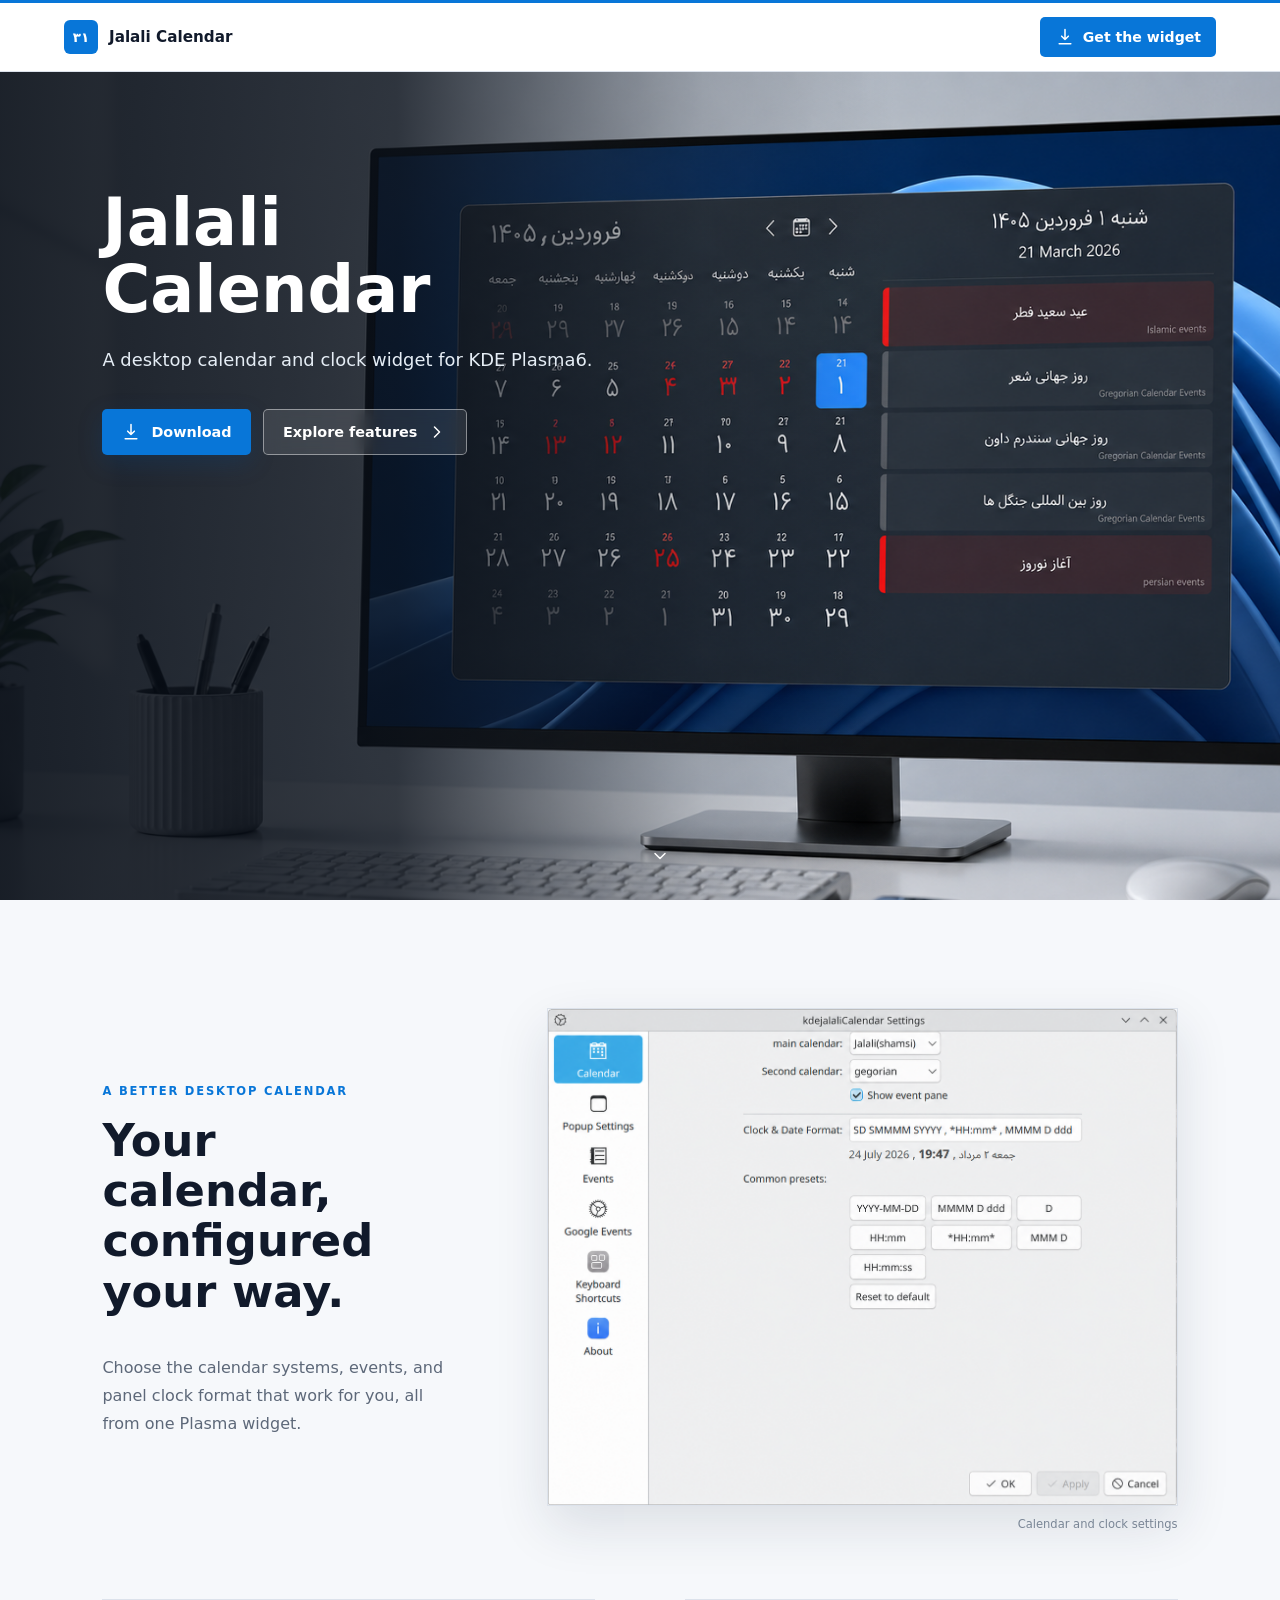
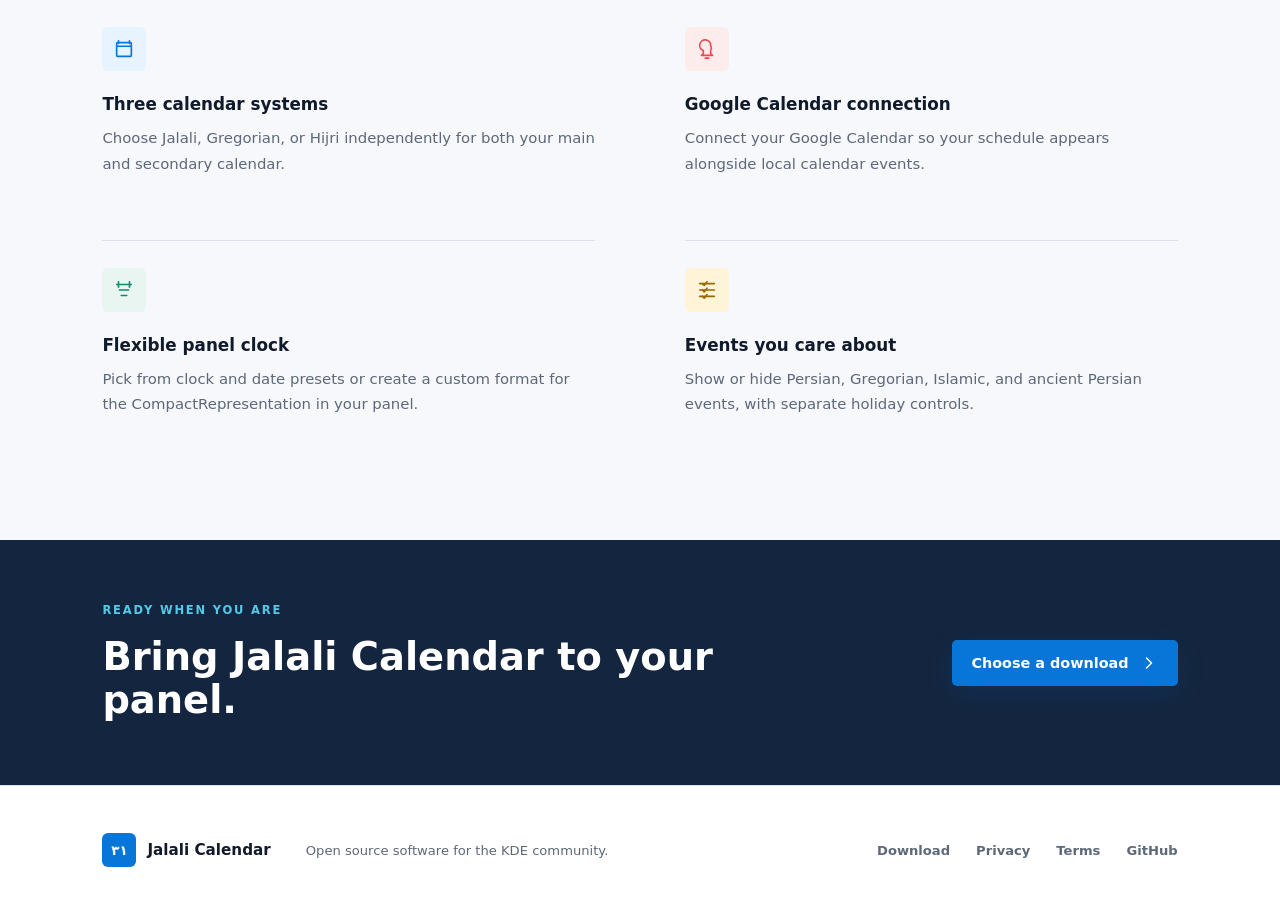
<file: index.html>
<!doctype html>
<html lang="en">
<head>
  <meta name="google-site-verification" content="BddZvKrBr9isDcbONT87ibZKK7h6yV0zAJSikq3AIXQ" />
  <meta charset="utf-8">
  <meta name="viewport" content="width=device-width, initial-scale=1">
  <meta name="description" content="Jalali Calendar is a native Persian calendar widget for KDE Plasma.">
  <meta name="theme-color" content="#f7f9fc">
  <title>Jalali Calendar</title>
  <link rel="stylesheet" href="styles.css">
  <script src="script.js" defer></script>
</head>
<body>
  <header class="site-header">
    <a class="brand" href="index.html" aria-label="Jalali Calendar home">
      <span class="brand-mark" aria-hidden="true">۳۱</span>
      <span>Jalali Calendar</span>
    </a>
    <button class="menu-button icon-button" type="button" aria-label="Open menu" aria-expanded="false">
      <svg aria-hidden="true" viewBox="0 0 24 24"><path d="M4 7h16M4 12h16M4 17h16"/></svg>
    </button>
    <nav class="site-nav" aria-label="Main navigation">
      <a class="nav-download" href="download.html">
        <svg aria-hidden="true" viewBox="0 0 24 24"><path d="M12 3v12m0 0 4-4m-4 4-4-4M5 20h14"/></svg>
        Get the widget
      </a>
    </nav>
  </header>

  <main>
    <section class="hero">
      <img class="hero-image" src="assets/jalali-calendar-hero2.png" alt="Jalali Calendar on a KDE Plasma desktop, showing Persian dates and selected events">
      <div class="hero-shade" aria-hidden="true"></div>
      <div class="hero-content">
        <!-- <p class="eyebrow">Jalali Calendar</p> -->
        <h1>Jalali Calendar</h1>
        <p class="hero-copy">A desktop calendar and clock widget for KDE Plasma6.</p>
        <div class="hero-actions">
          <a class="button button-primary" href="download.html">
            <svg aria-hidden="true" viewBox="0 0 24 24"><path d="M12 3v12m0 0 4-4m-4 4-4-4M5 20h14"/></svg>
            Download
          </a>
          <a class="button button-quiet" href="#features">Explore features
            <svg aria-hidden="true" viewBox="0 0 24 24"><path d="m9 18 6-6-6-6"/></svg>
          </a>
        </div>
      </div>
      <a class="hero-scroll" href="#features" aria-label="Scroll to features">
        <svg aria-hidden="true" viewBox="0 0 24 24"><path d="m6 9 6 6 6-6"/></svg>
      </a>
    </section>

    <section class="features section" id="features">
      <div class="feature-intro">
        <div class="section-heading">
          <p class="eyebrow">A better desktop calendar</p>
          <h2>Your calendar, configured your way.</h2>
          <p>Choose the calendar systems, events, and panel clock format that work for you, all from one Plasma widget.</p>
        </div>
        <figure class="settings-preview">
          <img src="assets/calendar-settings.png" alt="Jalali Calendar settings showing calendar selection, event pane, and clock format controls">
          <figcaption>Calendar and clock settings</figcaption>
        </figure>
      </div>
      <div class="feature-grid">
        <article class="feature">
          <span class="feature-icon" aria-hidden="true">
            <svg viewBox="0 0 24 24"><path d="M6 3v3m12-3v3M4 9h16M5 5h14a1 1 0 0 1 1 1v13a1 1 0 0 1-1 1H5a1 1 0 0 1-1-1V6a1 1 0 0 1 1-1Z"/></svg>
          </span>
          <h3>Three calendar systems</h3>
          <p>Choose Jalali, Gregorian, or Hijri independently for both your main and secondary calendar.</p>
        </article>
        <article class="feature">
          <span class="feature-icon accent-red" aria-hidden="true">
            <svg viewBox="0 0 24 24"><path d="M16 8a6 6 0 1 0-8 5.66V17l-2 2h12l-2-2v-3.34A6 6 0 0 0 16 8Z"/><path d="M10 22h4"/></svg>
          </span>
          <h3>Google Calendar connection</h3>
          <p>Connect your Google Calendar so your schedule appears alongside local calendar events.</p>
        </article>
        <article class="feature">
          <span class="feature-icon accent-green" aria-hidden="true">
            <svg viewBox="0 0 24 24"><path d="M4 6h16M7 12h10M9 18h6"/><path d="M6 3v6m12-6v6"/></svg>
          </span>
          <h3>Flexible panel clock</h3>
          <p>Pick from clock and date presets or create a custom format for the CompactRepresentation in your panel.</p>
        </article>
        <article class="feature">
          <span class="feature-icon accent-gold" aria-hidden="true">
            <svg viewBox="0 0 24 24"><path d="M4 5h16M4 12h16M4 19h16"/><path d="m7 5 2 2 3-4m-5 9 2 2 3-4m-5 9 2 2 3-4"/></svg>
          </span>
          <h3>Events you care about</h3>
          <p>Show or hide Persian, Gregorian, Islamic, and ancient Persian events, with separate holiday controls.</p>
        </article>
      </div>
    </section>

    <section class="cta-band">
      <div>
        <p class="eyebrow">Ready when you are</p>
        <h2>Bring Jalali Calendar to your panel.</h2>
      </div>
      <a class="button button-primary" href="download.html">Choose a download
        <svg aria-hidden="true" viewBox="0 0 24 24"><path d="m9 18 6-6-6-6"/></svg>
      </a>
    </section>
  </main>

  <footer class="site-footer">
    <a class="brand footer-brand" href="index.html"><span class="brand-mark" aria-hidden="true">۳۱</span><span>Jalali Calendar</span></a>
    <p>Open source software for the KDE community.</p>
    <nav aria-label="Footer navigation"><a href="download.html">Download</a><a href="privacy.html">Privacy</a><a href="terms.html">Terms</a><a data-link="github" href="#">GitHub</a></nav>
  </footer>
</body>
</html>
</file>
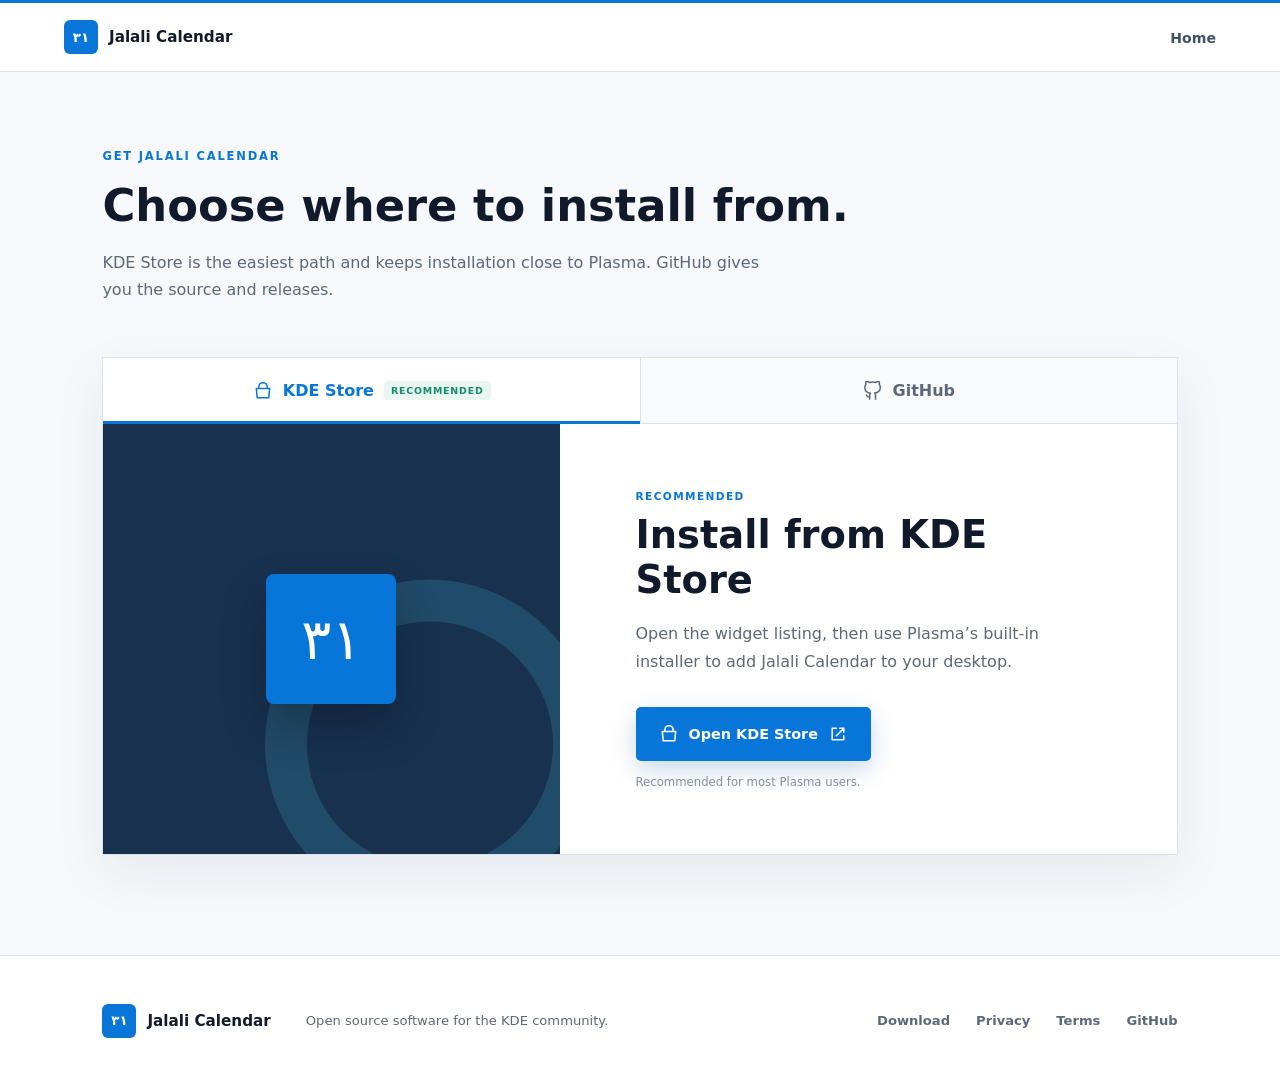
<file: download.html>
<!doctype html>
<html lang="en">
<head>
  <meta charset="utf-8">
  <meta name="viewport" content="width=device-width, initial-scale=1">
  <meta name="description" content="Download Jalali Calendar for KDE Plasma from KDE Store or GitHub.">
  <meta name="theme-color" content="#f7f9fc">
  <title>Download — Jalali Calendar</title>
  <link rel="stylesheet" href="styles.css">
  <script src="script.js" defer></script>
</head>
<body>
  <header class="site-header">
    <a class="brand" href="index.html"><span class="brand-mark" aria-hidden="true">۳۱</span><span>Jalali Calendar</span></a>
    <button class="menu-button icon-button" type="button" aria-label="Open menu" aria-expanded="false"><svg aria-hidden="true" viewBox="0 0 24 24"><path d="M4 7h16M4 12h16M4 17h16"/></svg></button>
    <nav class="site-nav" aria-label="Main navigation">
      <a href="index.html">Home</a>
    </nav>
  </header>

  <main class="page-main">
    <section class="page-intro">
      <p class="eyebrow">Get Jalali Calendar</p>
      <h1>Choose where to install from.</h1>
      <p>KDE Store is the easiest path and keeps installation close to Plasma. GitHub gives you the source and releases.</p>
    </section>

    <section class="download-panel" aria-labelledby="download-title">
      <h2 class="sr-only" id="download-title">Download options</h2>
      <div class="tabs" role="tablist" aria-label="Download source">
        <button id="store-tab" class="tab active" type="button" role="tab" aria-selected="true" aria-controls="store-panel">
          <svg aria-hidden="true" viewBox="0 0 24 24"><path d="M4 9h16l-1 11H5L4 9Zm3 0V7a5 5 0 0 1 10 0v2"/></svg>
          KDE Store
          <span>Recommended</span>
        </button>
        <button id="github-tab" class="tab" type="button" role="tab" aria-selected="false" aria-controls="github-panel" tabindex="-1">
          <svg aria-hidden="true" viewBox="0 0 24 24"><path d="M15 22v-4a4.8 4.8 0 0 0-1-3.5c3.3-.4 6.8-1.6 6.8-7A5.4 5.4 0 0 0 19.4 4 5 5 0 0 0 19.3.5S18.2.1 15 1.8a13.4 13.4 0 0 0-7 0C4.8.1 3.7.5 3.7.5A5 5 0 0 0 3.6 4a5.4 5.4 0 0 0-1.4 3.7c0 5.3 3.5 6.5 6.8 6.9A4.8 4.8 0 0 0 8 18v4M8 19c-3 .9-3-1.5-4-2"/></svg>
          GitHub
        </button>
      </div>

      <div id="store-panel" class="tab-panel" role="tabpanel" aria-labelledby="store-tab">
        <div class="download-visual store-visual" aria-hidden="true">
          <span class="large-mark">۳۱</span>
          <span class="plasma-ring"></span>
        </div>
        <div class="download-copy">
          <p class="panel-label">Recommended</p>
          <h2>Install from KDE Store</h2>
          <p>Open the widget listing, then use Plasma’s built-in installer to add Jalali Calendar to your desktop.</p>
          <a class="button button-primary button-large" data-link="store" href="#" target="_blank" rel="noreferrer">
            <svg aria-hidden="true" viewBox="0 0 24 24"><path d="M4 9h16l-1 11H5L4 9Zm3 0V7a5 5 0 0 1 10 0v2"/></svg>
            Open KDE Store
            <svg aria-hidden="true" viewBox="0 0 24 24"><path d="M14 5h5v5M10 14l9-9M19 14v5H5V5h5"/></svg>
          </a>
          <p class="fine-print">Recommended for most Plasma users.</p>
        </div>
      </div>

      <div id="github-panel" class="tab-panel" role="tabpanel" aria-labelledby="github-tab" hidden>
        <div class="download-visual github-visual" aria-hidden="true">
          <svg viewBox="0 0 24 24"><path d="M15 22v-4a4.8 4.8 0 0 0-1-3.5c3.3-.4 6.8-1.6 6.8-7A5.4 5.4 0 0 0 19.4 4 5 5 0 0 0 19.3.5S18.2.1 15 1.8a13.4 13.4 0 0 0-7 0C4.8.1 3.7.5 3.7.5A5 5 0 0 0 3.6 4a5.4 5.4 0 0 0-1.4 3.7c0 5.3 3.5 6.5 6.8 6.9A4.8 4.8 0 0 0 8 18v4M8 19c-3 .9-3-1.5-4-2"/></svg>
        </div>
        <div class="download-copy">
          <p class="panel-label">Source and releases</p>
          <h2>Continue on GitHub</h2>
          <p>Review the code, report an issue, contribute, or find the latest files published by the project.</p>
          <a class="button button-dark button-large" data-link="github" href="#" target="_blank" rel="noreferrer">
            View on GitHub
            <svg aria-hidden="true" viewBox="0 0 24 24"><path d="M14 5h5v5M10 14l9-9M19 14v5H5V5h5"/></svg>
          </a>
          <p class="fine-print">For contributors and manual installation.</p>
        </div>
      </div>
    </section>
  </main>

  <footer class="site-footer">
    <a class="brand footer-brand" href="index.html"><span class="brand-mark" aria-hidden="true">۳۱</span><span>Jalali Calendar</span></a>
    <p>Open source software for the KDE community.</p>
    <nav aria-label="Footer navigation"><a href="download.html">Download</a><a href="privacy.html">Privacy</a><a href="terms.html">Terms</a><a data-link="github" href="#">GitHub</a></nav>
  </footer>
</body>
</html>
</file>
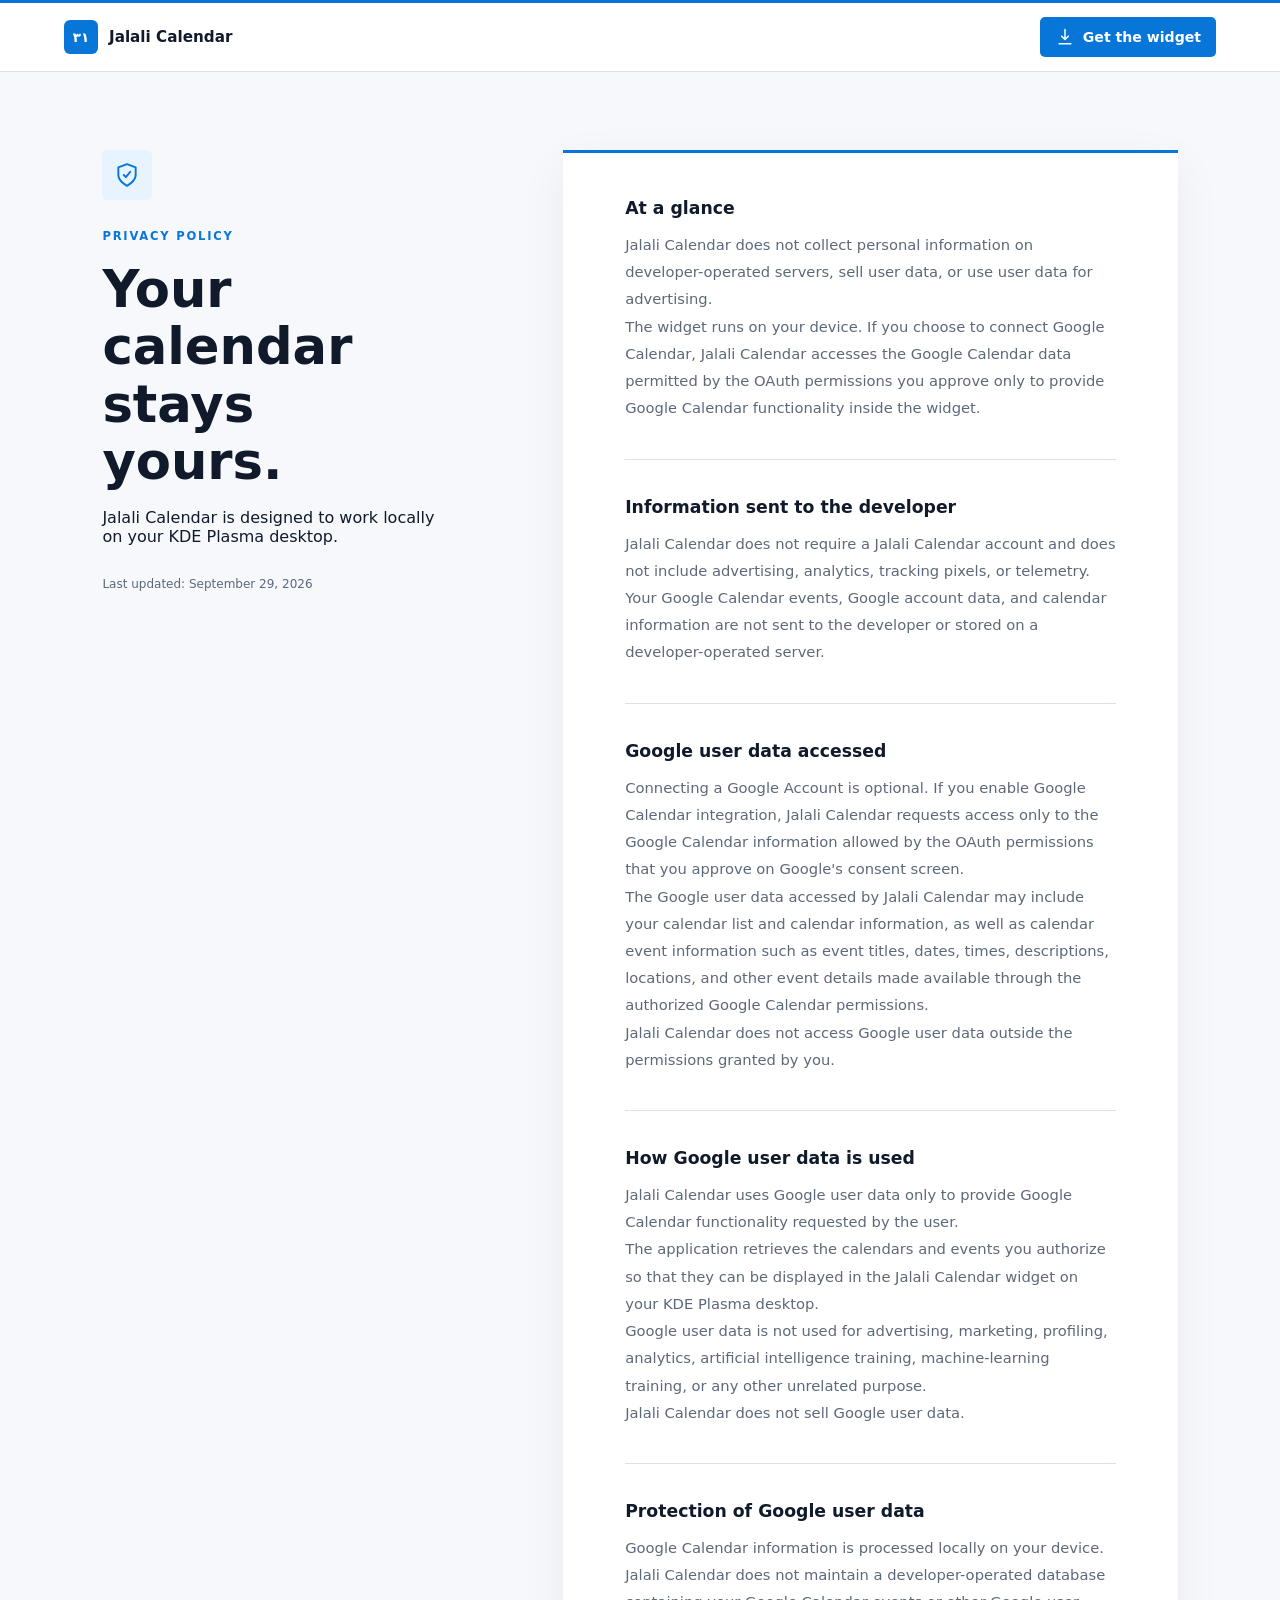
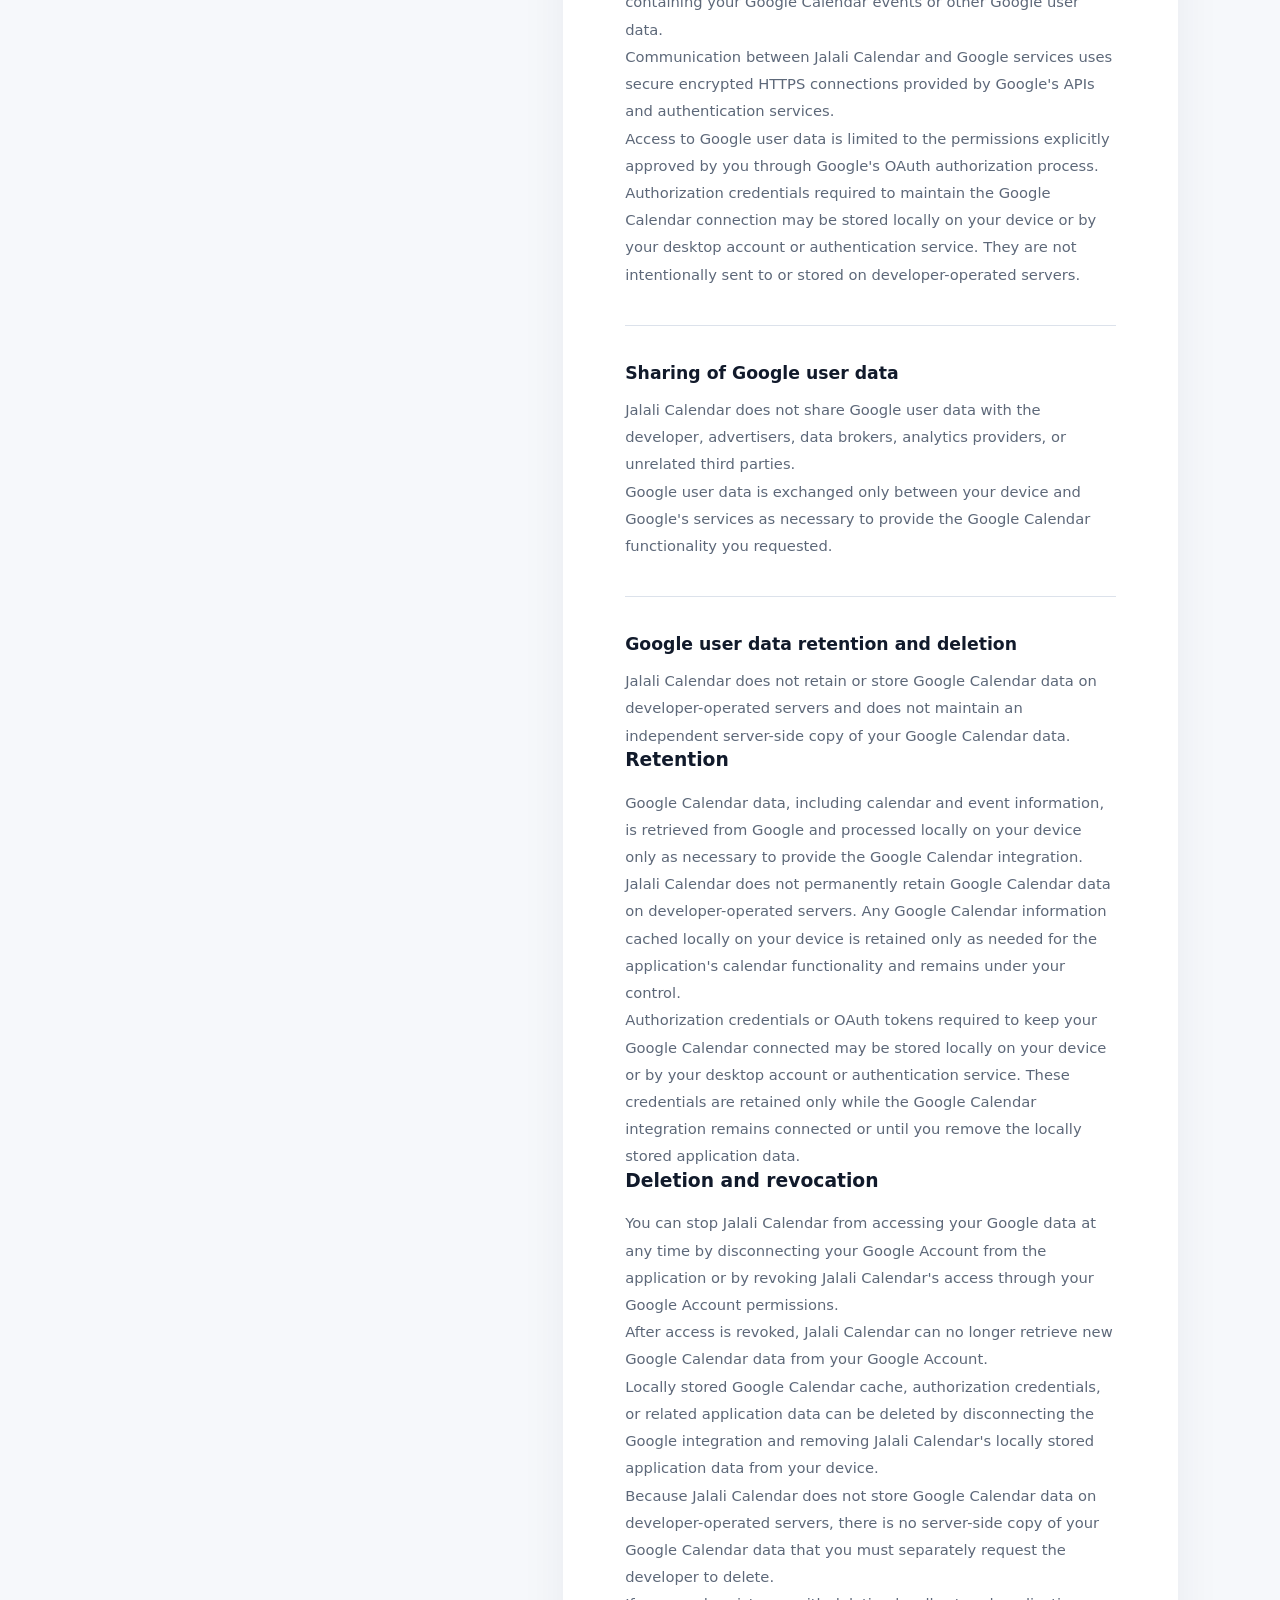
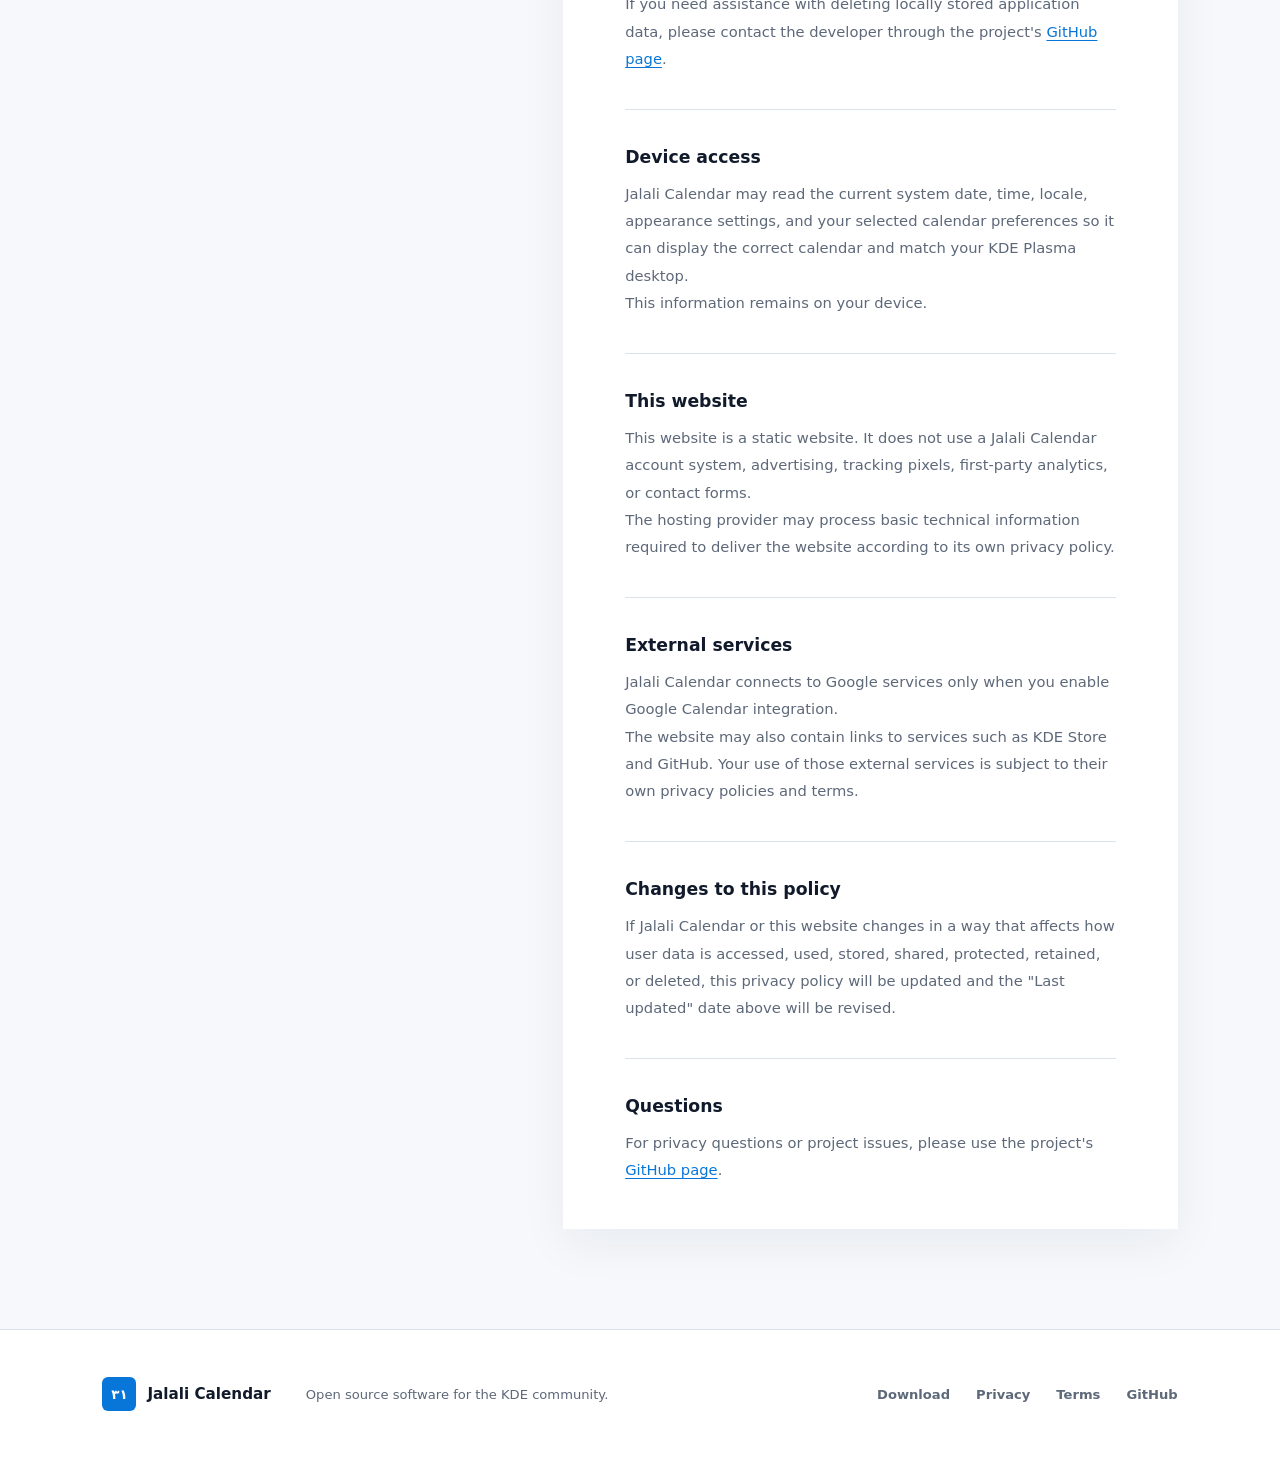
<file: privacy.html>
<!doctype html>
<html lang="en">
<head>
  <meta charset="utf-8">
  <meta name="viewport" content="width=device-width, initial-scale=1">
  <meta name="description" content="Privacy policy for Jalali Calendar for KDE Plasma.">
  <meta name="theme-color" content="#f7f9fc">
  <title>Privacy — Jalali Calendar</title>
  <link rel="stylesheet" href="styles.css">
  <script src="script.js" defer></script>
</head>
<body>
  <header class="site-header">
    <a class="brand" href="index.html">
      <span class="brand-mark" aria-hidden="true">۳۱</span>
      <span>Jalali Calendar</span>
    </a>

    <button
      class="menu-button icon-button"
      type="button"
      aria-label="Open menu"
      aria-expanded="false">
      <svg aria-hidden="true" viewBox="0 0 24 24">
        <path d="M4 7h16M4 12h16M4 17h16"/>
      </svg>
    </button>

    <nav class="site-nav" aria-label="Main navigation">
      <a class="nav-download" href="download.html">
        <svg aria-hidden="true" viewBox="0 0 24 24">
          <path d="M12 3v12m0 0 4-4m-4 4-4-4M5 20h14"/>
        </svg>
        Get the widget
      </a>
    </nav>
  </header>

  <main class="page-main privacy-main">

    <section class="page-intro privacy-intro">
      <span class="privacy-icon" aria-hidden="true">
        <svg viewBox="0 0 24 24">
          <path d="M12 22s8-4 8-10V5l-8-3-8 3v7c0 6 8 10 8 10Z"/>
          <path d="m9 12 2 2 4-5"/>
        </svg>
      </span>

      <p class="eyebrow">Privacy policy</p>
      <h1>Your calendar stays yours.</h1>
      <p>Jalali Calendar is designed to work locally on your KDE Plasma desktop.</p>
      <p class="updated">Last updated: September 29, 2026</p>
    </section>

    <article class="policy">

      <section>
        <h2>At a glance</h2>

        <p>
          Jalali Calendar does not collect personal information on
          developer-operated servers, sell user data, or use user data for
          advertising.
        </p>

        <p>
          The widget runs on your device. If you choose to connect Google
          Calendar, Jalali Calendar accesses the Google Calendar data permitted
          by the OAuth permissions you approve only to provide Google Calendar
          functionality inside the widget.
        </p>
      </section>

      <section>
        <h2>Information sent to the developer</h2>

        <p>
          Jalali Calendar does not require a Jalali Calendar account and does
          not include advertising, analytics, tracking pixels, or telemetry.
        </p>

        <p>
          Your Google Calendar events, Google account data, and calendar
          information are not sent to the developer or stored on a
          developer-operated server.
        </p>
      </section>

      <section>
        <h2>Google user data accessed</h2>

        <p>
          Connecting a Google Account is optional. If you enable Google Calendar
          integration, Jalali Calendar requests access only to the Google
          Calendar information allowed by the OAuth permissions that you approve
          on Google's consent screen.
        </p>

        <p>
          The Google user data accessed by Jalali Calendar may include your
          calendar list and calendar information, as well as calendar event
          information such as event titles, dates, times, descriptions,
          locations, and other event details made available through the
          authorized Google Calendar permissions.
        </p>

        <p>
          Jalali Calendar does not access Google user data outside the
          permissions granted by you.
        </p>
      </section>

      <section>
        <h2>How Google user data is used</h2>

        <p>
          Jalali Calendar uses Google user data only to provide Google Calendar
          functionality requested by the user.
        </p>

        <p>
          The application retrieves the calendars and events you authorize so
          that they can be displayed in the Jalali Calendar widget on your KDE
          Plasma desktop.
        </p>

        <p>
          Google user data is not used for advertising, marketing, profiling,
          analytics, artificial intelligence training, machine-learning
          training, or any other unrelated purpose.
        </p>

        <p>
          Jalali Calendar does not sell Google user data.
        </p>
      </section>

      <section>
        <h2>Protection of Google user data</h2>

        <p>
          Google Calendar information is processed locally on your device.
          Jalali Calendar does not maintain a developer-operated database
          containing your Google Calendar events or other Google user data.
        </p>

        <p>
          Communication between Jalali Calendar and Google services uses secure
          encrypted HTTPS connections provided by Google's APIs and
          authentication services.
        </p>

        <p>
          Access to Google user data is limited to the permissions explicitly
          approved by you through Google's OAuth authorization process.
        </p>

        <p>
          Authorization credentials required to maintain the Google Calendar
          connection may be stored locally on your device or by your desktop
          account or authentication service. They are not intentionally sent to
          or stored on developer-operated servers.
        </p>
      </section>

      <section>
        <h2>Sharing of Google user data</h2>

        <p>
          Jalali Calendar does not share Google user data with the developer,
          advertisers, data brokers, analytics providers, or unrelated third
          parties.
        </p>

        <p>
          Google user data is exchanged only between your device and Google's
          services as necessary to provide the Google Calendar functionality you
          requested.
        </p>
      </section>

      <section>
        <h2>Google user data retention and deletion</h2>

        <p>
          Jalali Calendar does not retain or store Google Calendar data on
          developer-operated servers and does not maintain an independent
          server-side copy of your Google Calendar data.
        </p>

        <h3>Retention</h3>

        <p>
          Google Calendar data, including calendar and event information, is
          retrieved from Google and processed locally on your device only as
          necessary to provide the Google Calendar integration.
        </p>

        <p>
          Jalali Calendar does not permanently retain Google Calendar data on
          developer-operated servers. Any Google Calendar information cached
          locally on your device is retained only as needed for the application's
          calendar functionality and remains under your control.
        </p>

        <p>
          Authorization credentials or OAuth tokens required to keep your
          Google Calendar connected may be stored locally on your device or by
          your desktop account or authentication service. These credentials are
          retained only while the Google Calendar integration remains connected
          or until you remove the locally stored application data.
        </p>

        <h3>Deletion and revocation</h3>

        <p>
          You can stop Jalali Calendar from accessing your Google data at any
          time by disconnecting your Google Account from the application or by
          revoking Jalali Calendar's access through your Google Account
          permissions.
        </p>

        <p>
          After access is revoked, Jalali Calendar can no longer retrieve new
          Google Calendar data from your Google Account.
        </p>

        <p>
          Locally stored Google Calendar cache, authorization credentials, or
          related application data can be deleted by disconnecting the Google
          integration and removing Jalali Calendar's locally stored application
          data from your device.
        </p>

        <p>
          Because Jalali Calendar does not store Google Calendar data on
          developer-operated servers, there is no server-side copy of your
          Google Calendar data that you must separately request the developer
          to delete.
        </p>

        <p>
          If you need assistance with deleting locally stored application data,
          please contact the developer through the project's
          <a data-link="github" href="https://github.com/ali79hm/kde.jalaliCalendar">GitHub page</a>.
        </p>
      </section>

      <section>
        <h2>Device access</h2>

        <p>
          Jalali Calendar may read the current system date, time, locale,
          appearance settings, and your selected calendar preferences so it can
          display the correct calendar and match your KDE Plasma desktop.
        </p>

        <p>
          This information remains on your device.
        </p>
      </section>

      <section>
        <h2>This website</h2>

        <p>
          This website is a static website. It does not use a Jalali Calendar
          account system, advertising, tracking pixels, first-party analytics,
          or contact forms.
        </p>

        <p>
          The hosting provider may process basic technical information required
          to deliver the website according to its own privacy policy.
        </p>
      </section>

      <section>
        <h2>External services</h2>

        <p>
          Jalali Calendar connects to Google services only when you enable
          Google Calendar integration.
        </p>

        <p>
          The website may also contain links to services such as KDE Store and
          GitHub. Your use of those external services is subject to their own
          privacy policies and terms.
        </p>
      </section>

      <section>
        <h2>Changes to this policy</h2>

        <p>
          If Jalali Calendar or this website changes in a way that affects how
          user data is accessed, used, stored, shared, protected, retained, or
          deleted, this privacy policy will be updated and the "Last updated"
          date above will be revised.
        </p>
      </section>

      <section>
        <h2>Questions</h2>

        <p>
          For privacy questions or project issues, please use the project's
          <a data-link="github" href="#">GitHub page</a>.
        </p>
      </section>

    </article>
  </main>

  <footer class="site-footer">
    <a class="brand footer-brand" href="index.html">
      <span class="brand-mark" aria-hidden="true">۳۱</span>
      <span>Jalali Calendar</span>
    </a>

    <p>Open source software for the KDE community.</p>

    <nav aria-label="Footer navigation">
      <a href="download.html">Download</a>
      <a href="privacy.html">Privacy</a>
      <a href="terms.html">Terms</a>
      <a data-link="github" href="#">GitHub</a>
    </nav>
  </footer>
</body>
</html>
</file>
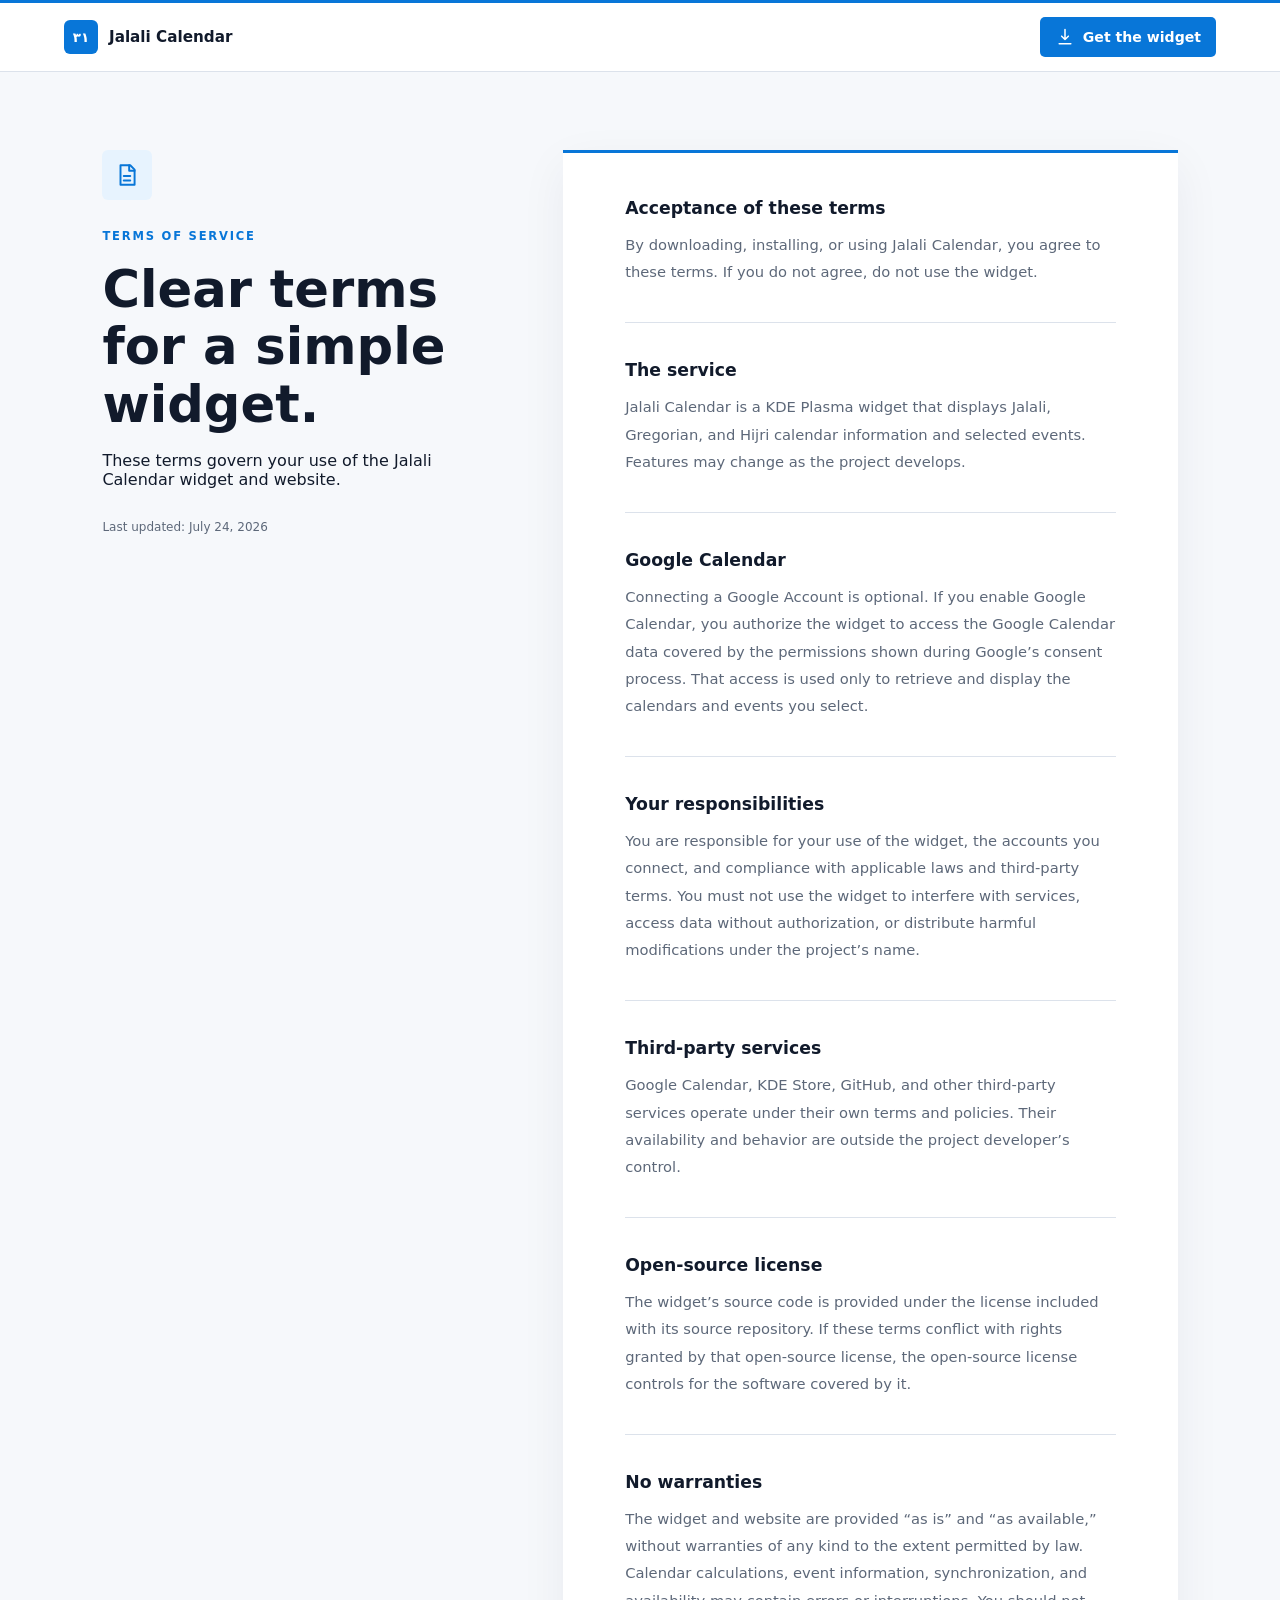
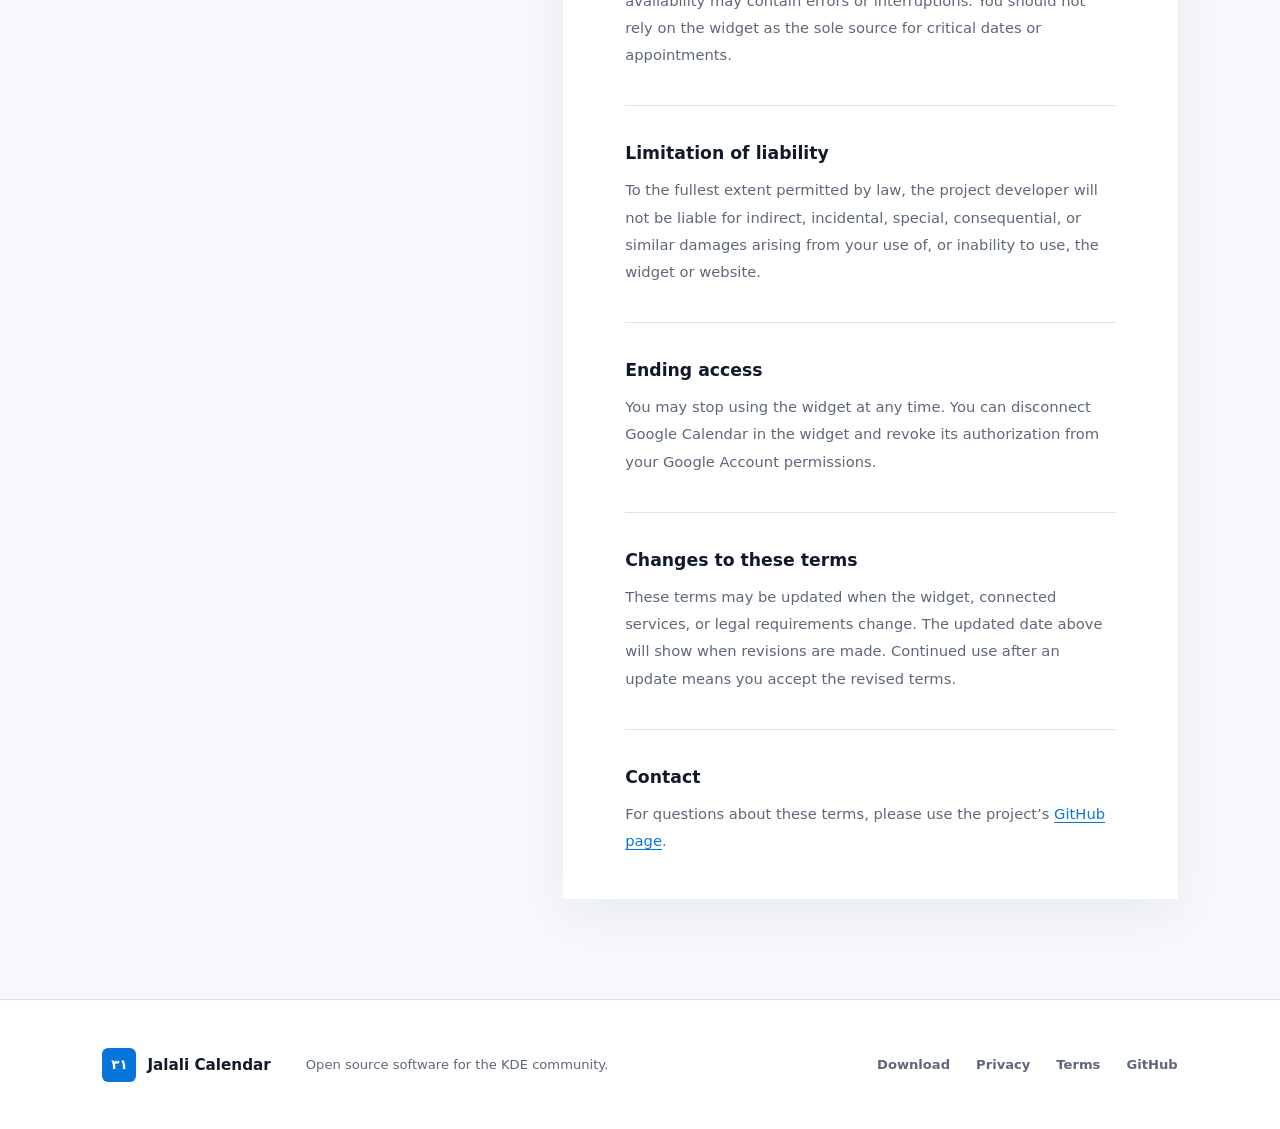
<file: terms.html>
<!doctype html>
<html lang="en">
<head>
  <meta charset="utf-8">
  <meta name="viewport" content="width=device-width, initial-scale=1">
  <meta name="description" content="Terms of Service for Jalali Calendar for KDE Plasma.">
  <meta name="theme-color" content="#f7f9fc">
  <title>Terms of Service — Jalali Calendar</title>
  <link rel="stylesheet" href="styles.css">
  <script src="script.js" defer></script>
</head>
<body>
  <header class="site-header">
    <a class="brand" href="index.html"><span class="brand-mark" aria-hidden="true">۳۱</span><span>Jalali Calendar</span></a>
    <button class="menu-button icon-button" type="button" aria-label="Open menu" aria-expanded="false"><svg aria-hidden="true" viewBox="0 0 24 24"><path d="M4 7h16M4 12h16M4 17h16"/></svg></button>
    <nav class="site-nav" aria-label="Main navigation">
      <a class="nav-download" href="download.html"><svg aria-hidden="true" viewBox="0 0 24 24"><path d="M12 3v12m0 0 4-4m-4 4-4-4M5 20h14"/></svg>Get the widget</a>
    </nav>
  </header>

  <main class="page-main privacy-main">
    <section class="page-intro privacy-intro">
      <span class="privacy-icon" aria-hidden="true"><svg viewBox="0 0 24 24"><path d="M6 3h9l4 4v14H6V3Z"/><path d="M14 3v5h5M9 13h6M9 17h6"/></svg></span>
      <p class="eyebrow">Terms of service</p>
      <h1>Clear terms for a simple widget.</h1>
      <p>These terms govern your use of the Jalali Calendar widget and website.</p>
      <p class="updated">Last updated: July 24, 2026</p>
    </section>

    <article class="policy">
      <section>
        <h2>Acceptance of these terms</h2>
        <p>By downloading, installing, or using Jalali Calendar, you agree to these terms. If you do not agree, do not use the widget.</p>
      </section>
      <section>
        <h2>The service</h2>
        <p>Jalali Calendar is a KDE Plasma widget that displays Jalali, Gregorian, and Hijri calendar information and selected events. Features may change as the project develops.</p>
      </section>
      <section>
        <h2>Google Calendar</h2>
        <p>Connecting a Google Account is optional. If you enable Google Calendar, you authorize the widget to access the Google Calendar data covered by the permissions shown during Google’s consent process. That access is used only to retrieve and display the calendars and events you select.</p>
      </section>
      <section>
        <h2>Your responsibilities</h2>
        <p>You are responsible for your use of the widget, the accounts you connect, and compliance with applicable laws and third-party terms. You must not use the widget to interfere with services, access data without authorization, or distribute harmful modifications under the project’s name.</p>
      </section>
      <section>
        <h2>Third-party services</h2>
        <p>Google Calendar, KDE Store, GitHub, and other third-party services operate under their own terms and policies. Their availability and behavior are outside the project developer’s control.</p>
      </section>
      <section>
        <h2>Open-source license</h2>
        <p>The widget’s source code is provided under the license included with its source repository. If these terms conflict with rights granted by that open-source license, the open-source license controls for the software covered by it.</p>
      </section>
      <section>
        <h2>No warranties</h2>
        <p>The widget and website are provided “as is” and “as available,” without warranties of any kind to the extent permitted by law. Calendar calculations, event information, synchronization, and availability may contain errors or interruptions. You should not rely on the widget as the sole source for critical dates or appointments.</p>
      </section>
      <section>
        <h2>Limitation of liability</h2>
        <p>To the fullest extent permitted by law, the project developer will not be liable for indirect, incidental, special, consequential, or similar damages arising from your use of, or inability to use, the widget or website.</p>
      </section>
      <section>
        <h2>Ending access</h2>
        <p>You may stop using the widget at any time. You can disconnect Google Calendar in the widget and revoke its authorization from your Google Account permissions.</p>
      </section>
      <section>
        <h2>Changes to these terms</h2>
        <p>These terms may be updated when the widget, connected services, or legal requirements change. The updated date above will show when revisions are made. Continued use after an update means you accept the revised terms.</p>
      </section>
      <section>
        <h2>Contact</h2>
        <p>For questions about these terms, please use the project’s <a data-link="github" href="#">GitHub page</a>.</p>
      </section>
    </article>
  </main>

  <footer class="site-footer">
    <a class="brand footer-brand" href="index.html"><span class="brand-mark" aria-hidden="true">۳۱</span><span>Jalali Calendar</span></a>
    <p>Open source software for the KDE community.</p>
    <nav aria-label="Footer navigation"><a href="download.html">Download</a><a href="privacy.html">Privacy</a><a href="terms.html">Terms</a><a data-link="github" href="#">GitHub</a></nav>
  </footer>
</body>
</html>
</file>
<file: styles.css>
:root {
  --ink: #111a2b;
  --muted: #5d6879;
  --line: #dce2eb;
  --surface: #ffffff;
  --canvas: #f6f8fb;
  --blue: #0876d8;
  --blue-dark: #075da9;
  --cyan: #55c8e8;
  --red: #e54d4d;
  --green: #138b6c;
  --nav-height: 72px;
  font-family: "Noto Sans", "Segoe UI", system-ui, sans-serif;
  color: var(--ink);
  background: var(--canvas);
  font-synthesis: none;
}

* { box-sizing: border-box; }
html { scroll-behavior: smooth; }
body { margin: 0; min-width: 320px; }
a { color: inherit; text-decoration: none; }
button { font: inherit; }
svg { width: 1.25rem; fill: none; stroke: currentColor; stroke-linecap: round; stroke-linejoin: round; stroke-width: 1.8; }
.sr-only { position: absolute; width: 1px; height: 1px; padding: 0; margin: -1px; overflow: hidden; clip: rect(0, 0, 0, 0); white-space: nowrap; border: 0; }

.site-header {
  position: relative;
  z-index: 20;
  height: var(--nav-height);
  padding: 0 clamp(20px, 5vw, 72px);
  display: flex;
  align-items: center;
  justify-content: space-between;
  background: rgba(255,255,255,.96);
  border-top: 3px solid var(--blue);
  border-bottom: 1px solid var(--line);
}

.brand { display: inline-flex; align-items: center; gap: 11px; font-size: .95rem; font-weight: 700; }
.brand-mark {
  display: grid;
  place-items: center;
  width: 34px;
  aspect-ratio: 1;
  border-radius: 6px;
  color: white;
  background: var(--blue);
  font-size: .84rem;
}

.site-nav { display: flex; align-items: center; gap: 34px; color: #425067; font-size: .88rem; font-weight: 600; }
.site-nav > a:not(.nav-download) { position: relative; padding: 26px 0 24px; }
.site-nav > a:not(.nav-download)::after { content: ""; position: absolute; left: 0; right: 0; bottom: 18px; height: 2px; background: var(--blue); transform: scaleX(0); transition: transform .2s ease; }
.site-nav > a:hover, .site-nav > a.active { color: var(--ink); }
.site-nav > a:hover::after, .site-nav > a.active::after { transform: scaleX(1); }
.nav-download { display: inline-flex; align-items: center; gap: 8px; color: white; background: var(--blue); padding: 10px 15px; border-radius: 5px; }
.menu-button { display: none; }
.icon-button { border: 0; background: transparent; padding: 8px; color: var(--ink); }

.hero { position: relative; min-height: calc(100svh - var(--nav-height)); max-height: 780px; overflow: hidden; background: #d8e0e9; }
.hero-image { position: absolute; inset: 0; width: 100%; height: 100%; object-fit: cover; object-position: center; }
.hero-shade { position: absolute; inset: 0; background: linear-gradient(90deg, rgba(7,13,22,.91) 0%, rgba(7,13,22,.79) 31%, rgba(7,13,22,.18) 55%, rgba(7,13,22,0) 70%); }
.hero-content { position: relative; z-index: 2; width: min(620px, 48vw); padding: clamp(86px, 13vh, 140px) 0 88px clamp(24px, 8vw, 122px); color: white; }
.eyebrow { margin: 0 0 17px; text-transform: uppercase; font-size: .72rem; line-height: 1.2; letter-spacing: 1.8px; font-weight: 700; color: var(--blue); }
.hero .eyebrow { color: #89d9f0; }
h1, h2, h3, p { margin-top: 0; }
.hero h1 { max-width: 590px; margin-bottom: 22px; font-size: clamp(2.65rem, 5.1vw, 4.85rem); line-height: 1.03; letter-spacing: 0; }
.hero-copy { max-width: 500px; font-size: clamp(1rem, 1.4vw, 1.2rem); line-height: 1.65; color: #e5edf5; }
.hero-actions { display: flex; flex-wrap: wrap; gap: 12px; margin-top: 34px; }
.button { min-height: 46px; display: inline-flex; align-items: center; justify-content: center; gap: 10px; padding: 0 19px; border-radius: 5px; font-size: .9rem; font-weight: 700; transition: transform .18s ease, background .18s ease; }
.button:hover { transform: translateY(-2px); }
.button-primary { color: white; background: var(--blue); box-shadow: 0 8px 24px rgba(0,77,155,.22); }
.button-primary:hover { background: var(--blue-dark); }
.button-quiet { color: white; background: rgba(255,255,255,.1); border: 1px solid rgba(255,255,255,.45); backdrop-filter: blur(8px); }
.button-dark { color: white; background: var(--ink); }
.button-large { min-height: 54px; padding-inline: 23px; }
.hero-scroll { position: absolute; z-index: 2; left: 50%; bottom: 20px; color: white; padding: 10px; }

.section { padding: 108px clamp(24px, 8vw, 122px); }
.section-heading { max-width: 720px; }
.section-heading h2, .cta-band h2, .page-intro h1 { font-size: clamp(2rem, 3.5vw, 3.35rem); line-height: 1.12; letter-spacing: 0; }
.section-heading > p:last-child { max-width: 620px; color: var(--muted); line-height: 1.75; }
.feature-intro { display: grid; grid-template-columns: minmax(300px, .72fr) minmax(460px, 1.28fr); align-items: center; gap: clamp(45px, 7vw, 110px); }
.settings-preview { margin: 0; }
.settings-preview img { display: block; width: 100%; height: auto; border: 1px solid var(--line); box-shadow: 0 20px 50px rgba(24,42,68,.12); }
.settings-preview figcaption { margin-top: 11px; color: #7a8696; font-size: .72rem; text-align: right; }
.feature-grid { display: grid; grid-template-columns: repeat(2, minmax(0, 1fr)); gap: 48px clamp(40px, 7vw, 96px); margin-top: 68px; }
.feature { border-top: 1px solid var(--line); padding-top: 27px; }
.feature-icon { width: 44px; aspect-ratio: 1; display: grid; place-items: center; border-radius: 6px; color: var(--blue); background: #e7f3fe; }
.feature-icon svg { width: 22px; }
.accent-red { color: var(--red); background: #fdecec; }
.accent-green { color: var(--green); background: #e8f5f1; }
.accent-gold { color: #9a6a00; background: #fff3d8; }
.feature h3 { margin: 23px 0 12px; font-size: 1.05rem; }
.feature p { color: var(--muted); font-size: .93rem; line-height: 1.7; }

.cta-band { display: flex; align-items: center; justify-content: space-between; gap: 30px; padding: 64px clamp(24px, 8vw, 122px); color: white; background: #14263f; }
.cta-band .eyebrow { color: var(--cyan); }
.cta-band h2 { margin-bottom: 0; max-width: 720px; font-size: clamp(1.8rem, 3vw, 2.7rem); }
.site-footer { min-height: 130px; padding: 38px clamp(24px, 8vw, 122px); display: grid; grid-template-columns: auto 1fr auto; align-items: center; gap: 35px; background: white; border-top: 1px solid var(--line); }
.site-footer p { margin: 0; color: var(--muted); font-size: .82rem; }
.site-footer nav { display: flex; gap: 26px; color: var(--muted); font-size: .82rem; font-weight: 600; }
.site-footer nav a:hover { color: var(--blue); }

.page-main { padding: 78px clamp(24px, 8vw, 122px) 100px; }
.page-intro { max-width: 760px; margin-bottom: 54px; }
.page-intro h1 { margin-bottom: 18px; }
.page-intro > p:last-child { max-width: 660px; color: var(--muted); line-height: 1.7; }
.download-panel { width: 100%; background: var(--surface); border: 1px solid var(--line); box-shadow: 0 18px 50px rgba(24,42,68,.07); }
.tabs { display: grid; grid-template-columns: 1fr 1fr; border-bottom: 1px solid var(--line); }
.tab { position: relative; min-height: 65px; border: 0; display: flex; justify-content: center; align-items: center; gap: 10px; color: var(--muted); background: #f8fafc; font-weight: 700; cursor: pointer; }
.tab + .tab { border-left: 1px solid var(--line); }
.tab span { padding: 4px 7px; border-radius: 4px; font-size: .59rem; text-transform: uppercase; letter-spacing: .8px; color: var(--green); background: #e8f5f1; }
.tab.active { color: var(--blue); background: white; }
.tab.active::after { content: ""; position: absolute; left: 0; right: 0; bottom: -1px; height: 3px; background: var(--blue); }
.tab-panel { min-height: 430px; grid-template-columns: minmax(260px, .85fr) 1.15fr; }
.tab-panel:not([hidden]) { display: grid; }
.download-visual { min-height: 430px; position: relative; display: grid; place-items: center; overflow: hidden; color: white; background: #17314f; }
.large-mark { position: relative; z-index: 2; display: grid; place-items: center; width: 130px; aspect-ratio: 1; border-radius: 8px; background: var(--blue); font-size: 3.5rem; box-shadow: 0 22px 44px rgba(0,0,0,.25); }
.plasma-ring { position: absolute; width: 330px; aspect-ratio: 1; border: 42px solid rgba(78,199,232,.17); border-radius: 50%; transform: translate(30%, 32%); }
.github-visual { background: #172033; }
.github-visual > svg { width: 110px; stroke-width: 1.2; }
.download-copy { align-self: center; max-width: 680px; padding: 56px clamp(34px, 6vw, 76px); }
.panel-label { color: var(--blue); text-transform: uppercase; letter-spacing: 1.4px; font-size: .66rem; font-weight: 700; }
.download-copy h2 { font-size: clamp(1.7rem, 3vw, 2.6rem); margin-bottom: 18px; }
.download-copy > p:not(.panel-label):not(.fine-print) { color: var(--muted); line-height: 1.7; }
.download-copy .button { margin-top: 16px; }
.fine-print { margin: 14px 0 0; color: #8390a2; font-size: .73rem; }
.requirements { width: 100%; margin-top: 75px; display: grid; grid-template-columns: 1.1fr repeat(3, 1fr); gap: 28px; border-top: 1px solid var(--line); padding-top: 32px; }
.requirements h2 { font-size: 1.05rem; }
.requirements > div { display: flex; gap: 13px; }
.requirements span { color: var(--blue); font-size: .68rem; font-weight: 700; }
.requirements p { color: var(--muted); font-size: .78rem; line-height: 1.5; }
.requirements strong { display: block; margin-bottom: 5px; color: var(--ink); font-size: .86rem; }

.privacy-main { display: grid; grid-template-columns: minmax(260px, .72fr) minmax(0, 1.28fr); gap: clamp(50px, 9vw, 140px); max-width: 1320px; margin-inline: auto; }
.privacy-intro { position: sticky; top: 120px; align-self: start; }
.privacy-icon { width: 50px; aspect-ratio: 1; display: grid; place-items: center; margin-bottom: 30px; color: var(--blue); background: #e7f3fe; border-radius: 6px; }
.privacy-icon svg { width: 26px; }
.privacy-intro h1 { font-size: clamp(2.2rem, 4vw, 3.8rem); }
.privacy-intro .updated { margin-top: 28px; font-size: .75rem; color: #8a95a4; }
.policy { background: white; border-top: 3px solid var(--blue); padding: 8px clamp(28px, 5vw, 62px); box-shadow: 0 15px 45px rgba(24,42,68,.06); }
.policy section { padding: 37px 0; border-bottom: 1px solid var(--line); }
.policy section:last-child { border-bottom: 0; }
.policy h2 { margin-bottom: 13px; font-size: 1.08rem; }
.policy p { margin-bottom: 0; color: var(--muted); line-height: 1.85; font-size: .92rem; }
.policy a { color: var(--blue); text-decoration: underline; text-underline-offset: 3px; }

@media (max-width: 800px) {
  :root { --nav-height: 64px; }
  .site-header { padding-inline: 18px; }
  .menu-button { display: grid; place-items: center; }
  .site-nav { display: none; position: absolute; top: 63px; left: 0; right: 0; padding: 18px; flex-direction: column; align-items: stretch; gap: 3px; background: white; border-bottom: 1px solid var(--line); box-shadow: 0 16px 30px rgba(24,42,68,.12); }
  .site-nav.open { display: flex; }
  .site-nav > a:not(.nav-download) { padding: 13px 10px; }
  .site-nav > a:not(.nav-download)::after { display: none; }
  .nav-download { justify-content: center; margin-top: 8px; }
  .hero { min-height: 710px; max-height: none; }
  .hero-image { object-position: 62% center; }
  .hero-shade { background: linear-gradient(0deg, rgba(7,16,31,.95) 0%, rgba(7,16,31,.78) 48%, rgba(7,16,31,.15) 100%); }
  .hero-content { width: auto; padding: 330px 22px 74px; }
  .hero h1 { font-size: clamp(2.45rem, 12vw, 3.5rem); }
  .hero-scroll { display: none; }
  .section { padding-block: 75px; }
  .feature-intro { grid-template-columns: 1fr; gap: 38px; }
  .settings-preview figcaption { text-align: left; }
  .feature-grid { grid-template-columns: 1fr; gap: 34px; margin-top: 48px; }
  .cta-band { align-items: flex-start; flex-direction: column; }
  .site-footer { grid-template-columns: 1fr; gap: 17px; }
  .site-footer nav { flex-wrap: wrap; }
  .page-main { padding-top: 56px; }
  .tab { padding: 12px 10px; font-size: .82rem; }
  .tab span { display: none; }
  .tab-panel:not([hidden]) { grid-template-columns: 1fr; }
  .download-visual { min-height: 240px; }
  .download-copy { padding: 40px 28px 48px; }
  .requirements { grid-template-columns: 1fr; }
  .privacy-main { grid-template-columns: 1fr; gap: 12px; }
  .privacy-intro { position: static; }
  .policy { padding-inline: 24px; }
}

@media (prefers-reduced-motion: reduce) {
  html { scroll-behavior: auto; }
  *, *::before, *::after { transition-duration: .01ms !important; }
}
</file>
